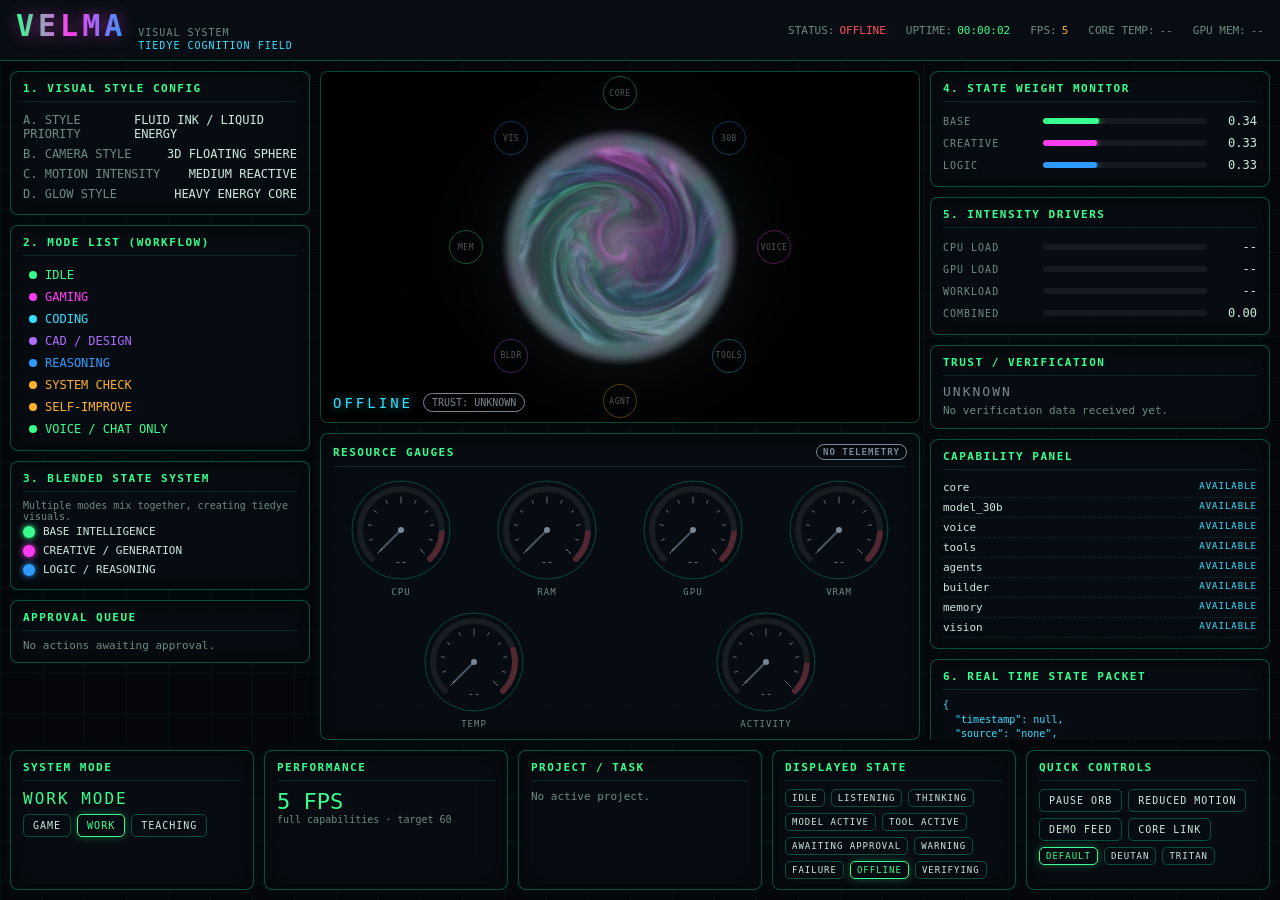
<file: velma-dashboard/index.html>
<!DOCTYPE html>
<html lang="en">
<head>
<meta charset="utf-8">
<meta name="viewport" content="width=device-width, initial-scale=1">
<title>VELMA Visual System</title>
<link rel="icon" href="data:image/svg+xml,%3Csvg xmlns='http://www.w3.org/2000/svg' viewBox='0 0 16 16'%3E%3Ccircle cx='8' cy='8' r='6' fill='%23ff3df0'/%3E%3Ccircle cx='6' cy='7' r='3' fill='%2339ff8e'/%3E%3Ccircle cx='10' cy='9' r='3' fill='%232f9bff' fill-opacity='0.8'/%3E%3C/svg%3E">
<link rel="stylesheet" href="css/dashboard.css">
</head>
<body data-mode="work" data-state="offline">

  <header class="top-bar" id="top-bar">
    <div class="brand">
      <span class="brand-name">VELMA</span>
      <span class="brand-sub">VISUAL SYSTEM<br><em>TIEDYE COGNITION FIELD</em></span>
    </div>
    <div class="top-stats" id="top-stats"></div>
  </header>

  <main class="grid">

    <aside class="col col-left">
      <section class="panel" id="panel-visual-config">
        <h2>1. Visual Style Config</h2>
        <ul class="kv-list" id="visual-config-list"></ul>
      </section>
      <section class="panel" id="panel-modes">
        <h2>2. Mode List (Workflow)</h2>
        <ul class="mode-list" id="mode-list"></ul>
      </section>
      <section class="panel" id="panel-blend">
        <h2>3. Blended State System</h2>
        <p class="hint">Multiple modes mix together, creating tiedye visuals.</p>
        <ul class="legend" id="blend-legend"></ul>
      </section>
      <section class="panel" id="panel-approvals">
        <h2>Approval Queue</h2>
        <div id="approval-list" class="approval-list"></div>
      </section>
    </aside>

    <section class="center">
      <div class="orb-stage" id="orb-stage">
        <canvas id="orb-canvas"></canvas>
        <div id="capability-ring" class="capability-ring" aria-label="Capability orbs"></div>
        <div class="orb-readout" id="orb-readout">
          <span class="state-label" id="state-label">OFFLINE</span>
          <span class="trust-chip" id="trust-chip" data-trust="unknown">TRUST: UNKNOWN</span>
        </div>
      </div>
      <section class="panel wide" id="panel-gauges">
        <h2>Resource Gauges <span class="src-tag" id="telemetry-src">NO TELEMETRY</span></h2>
        <div class="gauge-row" id="gauge-row"></div>
      </section>
    </section>

    <aside class="col col-right">
      <section class="panel" id="panel-weights">
        <h2>4. State Weight Monitor</h2>
        <div id="weight-rows"></div>
      </section>
      <section class="panel" id="panel-drivers">
        <h2>5. Intensity Drivers</h2>
        <div id="driver-rows"></div>
      </section>
      <section class="panel" id="panel-trust">
        <h2>Trust / Verification</h2>
        <div id="trust-detail" class="trust-detail"></div>
      </section>
      <section class="panel" id="panel-capabilities">
        <h2>Capability Panel</h2>
        <ul id="capability-list" class="cap-list"></ul>
      </section>
      <section class="panel" id="panel-packet">
        <h2>6. Real Time State Packet</h2>
        <pre id="state-packet" class="packet"></pre>
      </section>
    </aside>

  </main>

  <footer class="bottom-bar">
    <section class="panel" id="panel-sysmode">
      <h2>System Mode</h2>
      <div class="sysmode-value" id="sysmode-value">WORK MODE</div>
      <div class="mode-buttons">
        <button data-set-mode="game">Game</button>
        <button data-set-mode="work" class="active">Work</button>
        <button data-set-mode="teaching">Teaching</button>
      </div>
    </section>
    <section class="panel" id="panel-perf">
      <h2>Performance</h2>
      <div class="perf-value"><span id="fps-value">--</span> FPS</div>
      <div class="hint" id="perf-note">target 60</div>
    </section>
    <section class="panel" id="panel-project">
      <h2>Project / Task</h2>
      <div id="project-detail" class="project-detail"></div>
    </section>
    <section class="panel" id="panel-states">
      <h2>Displayed State</h2>
      <div class="state-buttons" id="state-buttons"></div>
    </section>
    <section class="panel" id="panel-controls">
      <h2>Quick Controls</h2>
      <div class="quick-controls">
        <button id="btn-pause">Pause Orb</button>
        <button id="btn-reduced">Reduced Motion</button>
        <button id="btn-demo">Demo Feed</button>
        <button id="btn-core">Core Link</button>
      </div>
      <div class="quick-controls palette-controls" id="palette-controls" aria-label="Color vision palette"></div>
    </section>
  </footer>

  <script src="js/palette.js"></script>
  <script src="js/state.js"></script>
  <script src="js/bridge.js"></script>
  <script src="js/orb.js"></script>
  <script src="js/gauges.js"></script>
  <script src="js/panels.js"></script>
  <script src="js/main.js"></script>
</body>
</html>
</file>
<file: velma-dashboard/css/dashboard.css>
:root {
  --bg: #04060a;
  --panel-bg: rgba(8, 14, 20, 0.88);
  --line: rgba(0, 255, 170, 0.28);
  --line-dim: rgba(0, 255, 170, 0.12);
  --green: #39ff8e;
  --pink: #ff3df0;
  --blue: #2f9bff;
  --cyan: #35e0ff;
  --amber: #ffb02e;
  --red: #ff4d5e;
  --gray: #7a8794;
  --text: #cfe8dd;
  --text-dim: #6f8a80;
  --mono: "JetBrains Mono", "Fira Code", ui-monospace, Menlo, Consolas, monospace;
}

* { box-sizing: border-box; margin: 0; padding: 0; }

html, body { height: 100%; }

body {
  background: var(--bg);
  background-image:
    linear-gradient(rgba(0, 255, 170, 0.035) 1px, transparent 1px),
    linear-gradient(90deg, rgba(0, 255, 170, 0.035) 1px, transparent 1px);
  background-size: 42px 42px;
  color: var(--text);
  font-family: var(--mono);
  font-size: 12px;
  display: flex;
  flex-direction: column;
  overflow: hidden;
}

/* ---------- header ---------- */
.top-bar {
  display: flex;
  align-items: center;
  gap: 24px;
  padding: 8px 16px;
  border-bottom: 1px solid var(--line);
  background: var(--panel-bg);
}
.brand { display: flex; align-items: baseline; gap: 12px; }
.brand-name {
  font-size: 30px;
  font-weight: 800;
  letter-spacing: 4px;
  background: linear-gradient(90deg, var(--green), var(--pink), var(--blue));
  -webkit-background-clip: text;
  background-clip: text;
  color: transparent;
  filter: drop-shadow(0 0 8px rgba(255, 61, 240, 0.45));
}
.brand-sub { font-size: 10px; line-height: 1.3; color: var(--text-dim); letter-spacing: 1px; }
.brand-sub em { color: var(--cyan); font-style: normal; }
.top-stats {
  display: flex;
  gap: 20px;
  margin-left: auto;
  font-size: 11px;
  flex-wrap: wrap;
}
.top-stat .k { color: var(--text-dim); margin-right: 5px; }
.top-stat .v { color: var(--green); }
.top-stat .v.warn { color: var(--amber); }
.top-stat .v.bad { color: var(--red); }
.top-stat .v.na { color: var(--gray); }

/* ---------- layout ---------- */
.grid {
  flex: 1;
  display: grid;
  grid-template-columns: 300px 1fr 340px;
  gap: 10px;
  padding: 10px;
  min-height: 0;
}
.col { display: flex; flex-direction: column; gap: 10px; overflow-y: auto; min-height: 0; }
.center { display: flex; flex-direction: column; gap: 10px; min-height: 0; min-width: 0; }

.panel {
  border: 1px solid var(--line);
  border-radius: 8px;
  background: var(--panel-bg);
  padding: 10px 12px;
  box-shadow: 0 0 14px rgba(0, 255, 170, 0.05), inset 0 0 24px rgba(0, 0, 0, 0.5);
}
.panel h2 {
  font-size: 11px;
  letter-spacing: 1.5px;
  text-transform: uppercase;
  color: var(--green);
  border-bottom: 1px solid var(--line-dim);
  padding-bottom: 6px;
  margin-bottom: 8px;
  display: flex;
  align-items: center;
  gap: 8px;
}
.hint { color: var(--text-dim); font-size: 10px; }

/* ---------- orb stage ---------- */
.orb-stage {
  position: relative;
  flex: 1;
  min-height: 320px;
  border: 1px solid var(--line);
  border-radius: 8px;
  background: radial-gradient(ellipse at center, rgba(10, 18, 28, 0.6), rgba(2, 4, 7, 0.95));
  overflow: hidden;
}
#orb-canvas { position: absolute; inset: 0; width: 100%; height: 100%; display: block; }

.capability-ring { position: absolute; inset: 0; pointer-events: none; }
.cap-orb {
  position: absolute;
  width: 34px;
  height: 34px;
  margin: -17px 0 0 -17px;
  border-radius: 50%;
  display: flex;
  align-items: center;
  justify-content: center;
  font-size: 8px;
  letter-spacing: 0.5px;
  color: #eafff5;
  border: 1px solid;
  opacity: 0.32;
  transition: opacity 0.5s, box-shadow 0.5s, transform 0.5s;
  background: rgba(4, 8, 12, 0.8);
  text-align: center;
  pointer-events: auto;
}
.cap-orb.active {
  opacity: 1;
  transform: scale(1.15);
}
.cap-orb.blocked { opacity: 0.55; border-style: dashed; }

.orb-readout {
  position: absolute;
  left: 12px;
  bottom: 10px;
  display: flex;
  gap: 10px;
  align-items: center;
}
.state-label {
  font-size: 14px;
  letter-spacing: 3px;
  color: var(--cyan);
  text-shadow: 0 0 10px rgba(53, 224, 255, 0.6);
}
.trust-chip {
  font-size: 10px;
  padding: 3px 8px;
  border-radius: 10px;
  border: 1px solid var(--gray);
  color: var(--gray);
}
.trust-chip[data-trust="verified"]   { border-color: var(--green); color: var(--green); }
.trust-chip[data-trust="uncertain"]  { border-color: var(--amber); color: var(--amber); }
.trust-chip[data-trust="conflicting"]{ border-color: var(--amber); color: var(--amber); border-style: dashed; }
.trust-chip[data-trust="failed"]     { border-color: var(--red);   color: var(--red); }
.trust-chip[data-trust="unknown"]    { border-color: var(--gray);  color: var(--gray); }

/* ---------- lists ---------- */
.kv-list, .legend, .mode-list, .cap-list { list-style: none; }
.kv-list li { display: flex; justify-content: space-between; padding: 3px 0; }
.kv-list .k { color: var(--text-dim); }
.kv-list .v { color: var(--text); }

.mode-list li {
  padding: 4px 6px;
  border-radius: 4px;
  display: flex;
  gap: 8px;
  align-items: center;
  color: var(--text-dim);
}
.mode-list li.on { color: var(--text); background: rgba(0, 255, 170, 0.07); }
.mode-list .dot { width: 8px; height: 8px; border-radius: 50%; background: currentColor; flex: none; }

.legend li { display: flex; align-items: center; gap: 8px; padding: 3px 0; font-size: 11px; }
.legend .swatch { width: 12px; height: 12px; border-radius: 50%; flex: none; }

.cap-list li {
  display: flex;
  justify-content: space-between;
  gap: 8px;
  padding: 3px 0;
  border-bottom: 1px dashed var(--line-dim);
  font-size: 11px;
}
.cap-list .cap-status { text-transform: uppercase; font-size: 9px; letter-spacing: 1px; }
.cap-status[data-s="active"]   { color: var(--green); }
.cap-status[data-s="available"]{ color: var(--cyan); }
.cap-status[data-s="disabled"] { color: var(--gray); }
.cap-status[data-s="blocked"]  { color: var(--red); }
.cap-status[data-s="awaiting"] { color: var(--amber); }

/* ---------- bars / weights ---------- */
.bar-row { display: grid; grid-template-columns: 92px 1fr 42px; gap: 8px; align-items: center; padding: 4px 0; }
.bar-row .bar-label { color: var(--text-dim); font-size: 10px; text-transform: uppercase; letter-spacing: 1px; }
.bar-row .bar-value { text-align: right; }
.bar-track { height: 6px; border-radius: 3px; background: rgba(255, 255, 255, 0.06); overflow: hidden; }
.bar-fill { height: 100%; border-radius: 3px; transition: width 0.4s; }

/* ---------- gauges ---------- */
.gauge-row { display: flex; gap: 10px; flex-wrap: wrap; justify-content: space-around; }
.gauge-cell { display: flex; flex-direction: column; align-items: center; gap: 2px; }
.gauge-cell canvas { display: block; }
.gauge-cell .gauge-name { font-size: 9px; letter-spacing: 1px; color: var(--text-dim); text-transform: uppercase; }
.src-tag {
  margin-left: auto;
  font-size: 9px;
  padding: 2px 6px;
  border-radius: 8px;
  border: 1px solid var(--gray);
  color: var(--gray);
  letter-spacing: 1px;
}
.src-tag.live { border-color: var(--green); color: var(--green); }
.src-tag.demo { border-color: var(--amber); color: var(--amber); }

/* ---------- trust / approvals / project ---------- */
.trust-detail .trust-state { font-size: 13px; letter-spacing: 2px; margin-bottom: 4px; }
.trust-detail .trust-reason { color: var(--text-dim); font-size: 11px; line-height: 1.4; }

.approval-list .approval-item {
  border: 1px solid var(--amber);
  border-radius: 6px;
  padding: 6px 8px;
  margin-bottom: 6px;
  font-size: 11px;
}
.approval-item .a-title { color: var(--amber); }
.approval-item .a-meta { color: var(--text-dim); font-size: 10px; margin-top: 2px; line-height: 1.4; }
.approval-empty { color: var(--text-dim); font-size: 11px; }

.project-detail { font-size: 11px; line-height: 1.5; }
.project-detail .p-name { color: var(--cyan); }
.project-detail .p-dim { color: var(--text-dim); }

/* ---------- packet ---------- */
.packet {
  font-size: 10px;
  line-height: 1.45;
  color: var(--cyan);
  white-space: pre-wrap;
  word-break: break-word;
  max-height: 200px;
  overflow-y: auto;
}

/* ---------- bottom bar ---------- */
.bottom-bar {
  display: grid;
  grid-template-columns: repeat(5, 1fr);
  gap: 10px;
  padding: 0 10px 10px;
}
.sysmode-value { font-size: 16px; letter-spacing: 2px; color: var(--green); margin-bottom: 6px; }
.perf-value { font-size: 22px; color: var(--green); }
.perf-value span { font-variant-numeric: tabular-nums; }

button {
  font-family: var(--mono);
  font-size: 10px;
  letter-spacing: 1px;
  text-transform: uppercase;
  background: transparent;
  border: 1px solid var(--line);
  color: var(--text);
  border-radius: 5px;
  padding: 5px 9px;
  cursor: pointer;
}
button:hover { background: rgba(0, 255, 170, 0.08); }
button.active { border-color: var(--green); color: var(--green); box-shadow: 0 0 8px rgba(57, 255, 142, 0.3); }
.mode-buttons, .quick-controls, .state-buttons { display: flex; gap: 6px; flex-wrap: wrap; }
.palette-controls { margin-top: 6px; }
.palette-controls button { font-size: 9px; padding: 3px 6px; }
.state-buttons button { font-size: 9px; padding: 3px 6px; }

/* ---------- scrollbars ---------- */
::-webkit-scrollbar { width: 6px; }
::-webkit-scrollbar-thumb { background: rgba(0, 255, 170, 0.2); border-radius: 3px; }

@media (prefers-reduced-motion: reduce) {
  * { transition: none !important; }
}
</file>
